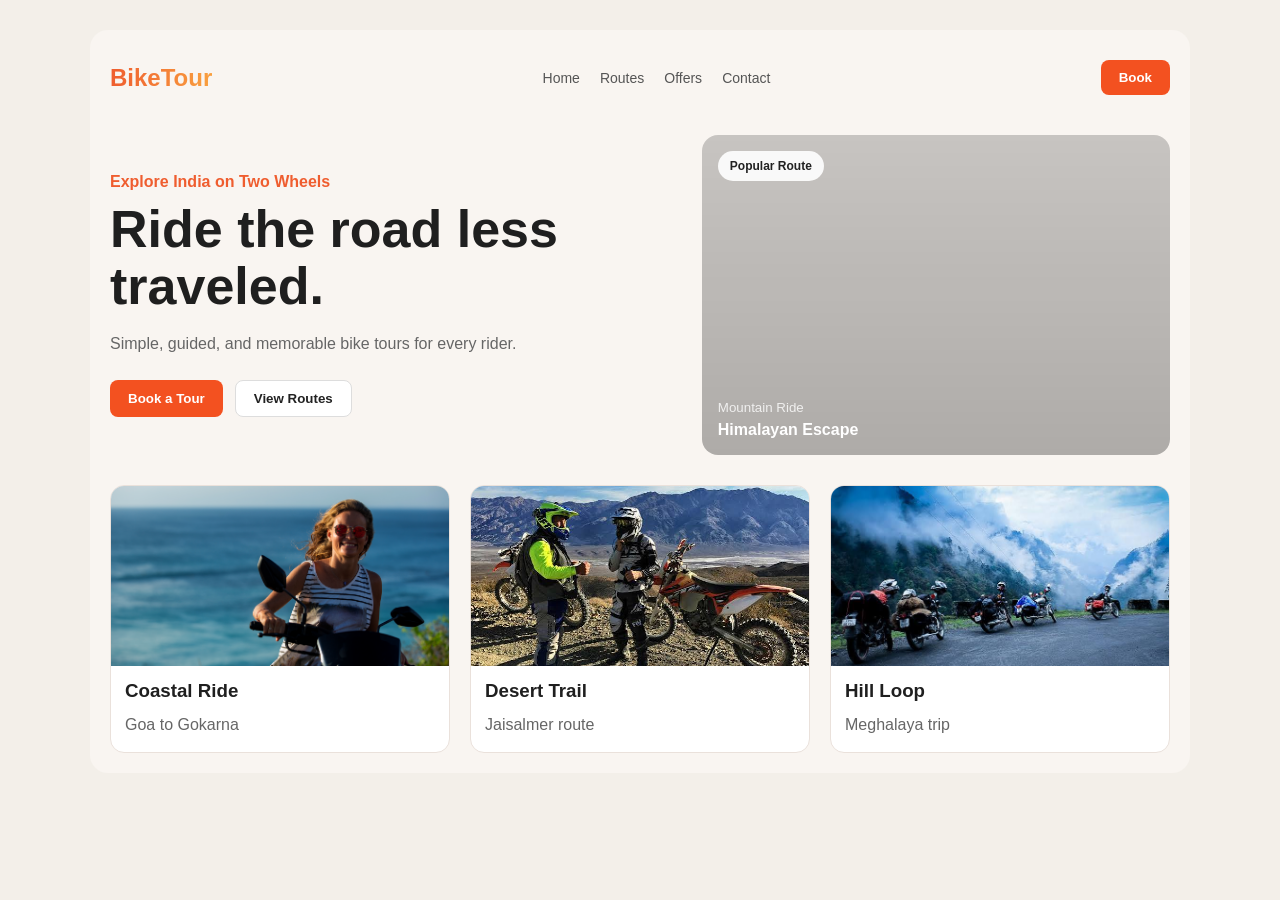
<file: index.html>
<!DOCTYPE html>
<html lang="en">
<head>
  <title>Bike Tour</title>
  <link rel="stylesheet" href="./style/style.css" />
</head>
<body>
  <div class="container">
    <header class="header">
      <div class="logo">BikeTour</div>
      <nav class="nav">
        <a href="#">Home</a>
        <a href="#">Routes</a>
        <a href="#">Offers</a>
        <a href="#">Contact</a>
      </nav>
      <button class="nav-button">Book</button>
    </header>

    <section class="hero">
      <div class="hero-text">
        <p>Explore India on Two Wheels</p>
        <h1>Ride the road less traveled.</h1>
        <span>Simple, guided, and memorable bike tours for every rider.</span>
        <div class="buttons">
          <button class="btn primary">Book a Tour</button>
          <button class="btn secondary">View Routes</button>
        </div>
      </div>

      <div class="hero-image">
        <div class="tag">Popular Route</div>
        <div class="trip-info">
          <small>Mountain Ride</small>
          <strong>Himalayan Escape</strong>
        </div>
      </div>
    </section>

    <section class="cards">
      <article class="card">
        <div class="img img-one"></div>
        <h3>Coastal Ride</h3>
        <p>Goa to Gokarna</p>
      </article>
      <article class="card">
        <div class="img img-two"></div>
        <h3>Desert Trail</h3>
        <p>Jaisalmer route</p>
      </article>
      <article class="card">
        <div class="img img-three"></div>
        <h3>Hill Loop</h3>
        <p>Meghalaya trip</p>
      </article>
    </section>
  </div>
</body>
</html>
</file>
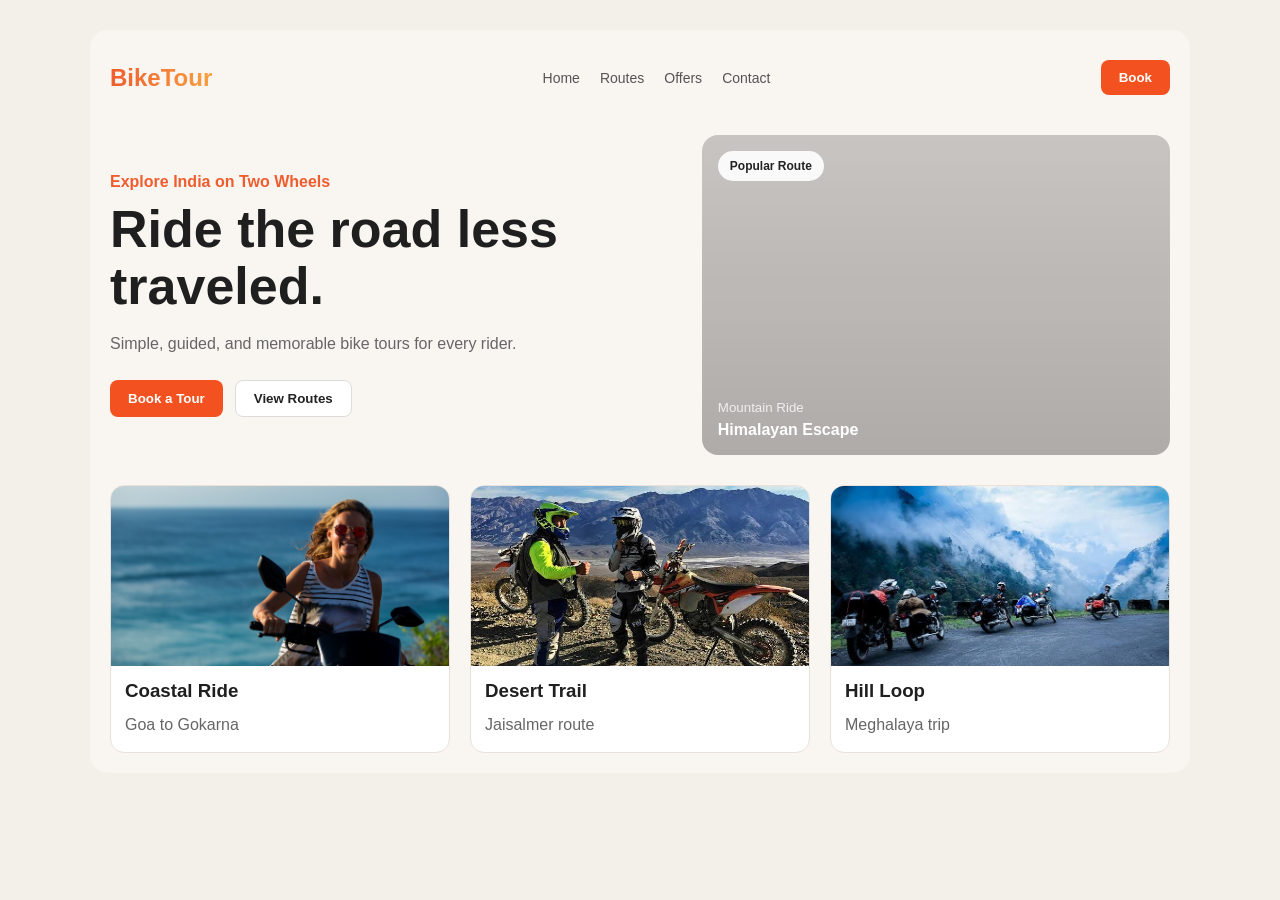
<file: pages/index.html>
<!DOCTYPE html>
<html lang="en">
<head>
  <title>Bike Tour</title>
  <link rel="stylesheet" href="../style/style.css" />
</head>
<body>
  <div class="container">
    <header class="header">
      <div class="logo">BikeTour</div>
      <nav class="nav">
        <a href="#">Home</a>
        <a href="#">Routes</a>
        <a href="#">Offers</a>
        <a href="#">Contact</a>
      </nav>
      <button class="nav-button">Book</button>
    </header>

    <section class="hero">
      <div class="hero-text">
        <p>Explore India on Two Wheels</p>
        <h1>Ride the road less traveled.</h1>
        <span>Simple, guided, and memorable bike tours for every rider.</span>
        <div class="buttons">
          <button class="btn primary">Book a Tour</button>
          <button class="btn secondary">View Routes</button>
        </div>
      </div>

      <div class="hero-image">
        <div class="tag">Popular Route</div>
        <div class="trip-info">
          <small>Mountain Ride</small>
          <strong>Himalayan Escape</strong>
        </div>
      </div>
    </section>

    <section class="cards">
      <article class="card">
        <div class="img img-one"></div>
        <h3>Coastal Ride</h3>
        <p>Goa to Gokarna</p>
      </article>
      <article class="card">
        <div class="img img-two"></div>
        <h3>Desert Trail</h3>
        <p>Jaisalmer route</p>
      </article>
      <article class="card">
        <div class="img img-three"></div>
        <h3>Hill Loop</h3>
        <p>Meghalaya trip</p>
      </article>
    </section>
  </div>
</body>
</html>
</file>
<file: style/style.css>
* {
  box-sizing: border-box;
}

body {
  margin: 0;
  font-family: Arial, sans-serif;
  background: #f3efe9;
  color: #1f1f1f;
}

.container {
  width: 1100px;
  max-width: 90%;
  margin: 30px auto;
  padding: 20px;
  background: #f9f5f1;
  border-radius: 18px;
}

.header {
  display: flex;
  align-items: center;
  justify-content: space-between;
  padding: 10px 0 20px;
}

.logo {
  font-size: 24px;
  font-weight: 700;
  background: linear-gradient(90deg, #ef5d2f, #f9a03f);
  -webkit-background-clip: text;
  -webkit-text-fill-color: transparent;
}

.nav {
  display: flex;
  gap: 20px;
}

.nav a {
  text-decoration: none;
  color: #555;
  font-size: 14px;
}
nav a:hover {
  color: #ef5d2f;
  text-decoration: underline;
}
button {
  border: none;
  border-radius: 8px;
  padding: 10px 18px;
  cursor: pointer;
  font-weight: 600;
}
button:hover {
  opacity: 0.9;
  background: #ef5d2f;
}
.nav-button,
.primary {
  background: #f35120;
  color: white;
}

.hero {
  display: grid;
  grid-template-columns: 1.2fr 1fr;
  gap: 30px;
  align-items: center;
  padding: 20px 0 30px;
}

.hero-text p {
  margin: 0 0 10px;
  color: #ef5d2f;
  font-weight: 700;
}

.hero-text h1 {
  margin: 0;
  font-size: 52px;
  line-height: 1.1;
}

.hero-text span {
  display: block;
  margin-top: 16px;
  color: #666;
  line-height: 1.6;
}

.buttons {
  margin-top: 24px;
  display: flex;
  gap: 12px;
}

.secondary {
  background: white;
  color: #222;
  border: 1px solid #ddd;
}

.hero-image {
  position: relative;
  height: 320px;
  border-radius: 16px;
  background: linear-gradient(rgba(0,0,0,0.2), rgba(0,0,0,0.3)),
    url('https://images.unsplash.com/photo-1558980664-10e7170b5df9?auto=format&fit=crop&w=900&q=80');
  background-size: cover;
  background-position: center;
}

.tag {
  position: absolute;
  top: 16px;
  left: 16px;
  background: rgba(255,255,255,0.9);
  color: #222;
  padding: 8px 12px;
  border-radius: 999px;
  font-size: 12px;
  font-weight: 700;
}

.trip-info {
  position: absolute;
  left: 16px;
  bottom: 16px;
  color: white;
}

.trip-info small {
  display: block;
  opacity: 0.8;
  margin-bottom: 6px;
}

.cards {
  display: grid;
  grid-template-columns: repeat(3, 1fr);
  gap: 20px;
}

.card {
  background: white;
  border: 1px solid #eae1db;
  border-radius: 14px;
  overflow: hidden;
}

.img {
  height: 180px;
  background-size: cover;
  background-position: center;
}

.img-one {
  background-image: url('../images/img1.jpg');
}

.img-two {
  background-image: url('../images/img2.jpeg');
}

.img-three {
  background-image: url('../images/img3.jpeg');
}

.card h3,
.card p {
  margin: 0;
  padding: 14px 14px 0;
}

.card p {
  padding-bottom: 18px;
  color: #666;
}
</file>
